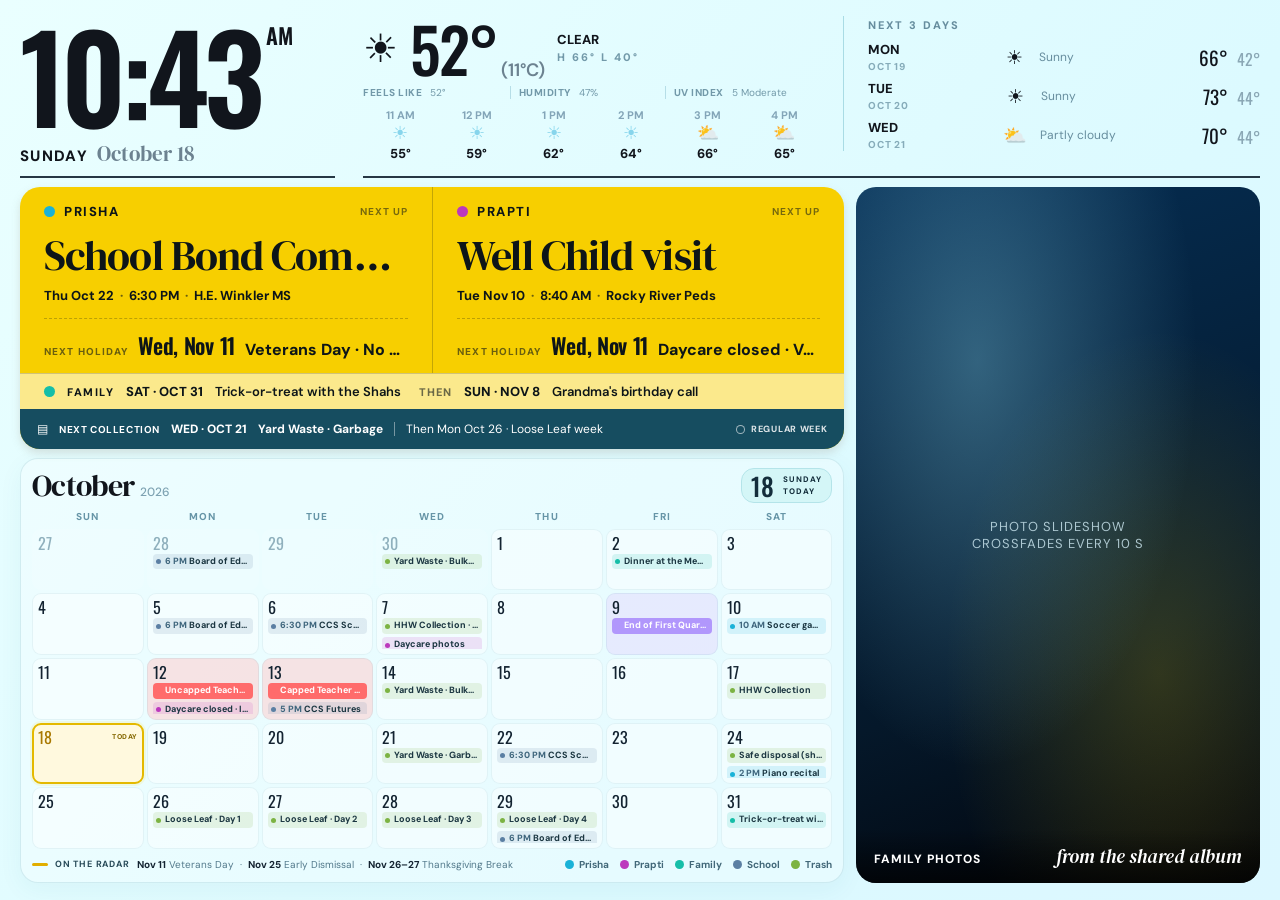
<file: docs/mockups/family_dashboard_v2_mockup.html>
<!DOCTYPE html>
<html lang="en">
<head>
<meta charset="utf-8">
<meta name="viewport" content="width=device-width, initial-scale=1">
<title>Family Wall v2 Mockup</title>
<link rel="preconnect" href="https://fonts.googleapis.com">
<link rel="preconnect" href="https://fonts.gstatic.com" crossorigin>
<link href="https://fonts.googleapis.com/css2?family=DM+Sans:wght@400;500;600;700;800&family=DM+Serif+Display&family=Oswald:wght@400;500;600;700&display=swap" rel="stylesheet">
<style>
/* Layout: fixed 1920x1080 wall composition — header band, then left column (hero + month grid) and right photo column.
   Single deliberate light look (the household's chosen mockup); production vendors the fonts locally. */
:root{
  --bg:#e6fcff; --bg-grad:linear-gradient(130deg,#eaffff,#dcfaff 65%,#dcf7ff);
  --ink:#11151c; --muted:#6c8290; --label:#7299a9; --rule:#263744; --hair:#a9dce5;
  --gold:#f7cf00; --gold-ink:#0d1518;
  --prisha:#19b2d8; --prapti:#bc39bd; --family:#15bea8; --school:#5b7fa3; --trash:#7cb342;
  --holiday:#ff6b6b; --dismissal:#ffab00; --quarter:#b197fc;
  --strip-regular:#164d60; --strip-recycle:#1f9d55; --strip-bulky:#e07a1f;
  --card:rgba(255,255,255,.30); --card-edge:rgba(103,168,185,.21);
  --cell:rgba(255,255,255,.43); --cell-edge:rgba(92,163,180,.12); --cell-out:rgba(255,255,255,.10);
  --today-bg:#fff9de; --today-edge:#e4b900; --today-ink:#a97900;
  --f-display:'DM Serif Display',Georgia,serif;
  --f-num:'Oswald','Arial Narrow',sans-serif;
  --f-body:'DM Sans',Arial,sans-serif;
  color-scheme:light;
}
*{box-sizing:border-box}
html,body{height:100%;margin:0;overflow:hidden}
body{background:var(--bg);color:var(--ink);font-family:var(--f-body);font-variant-numeric:tabular-nums}

.dashboard{
  width:100%;max-width:1920px;height:100%;margin:0 auto;
  padding-block:16px 17px;
  padding-left:max(20px,env(safe-area-inset-left,0px));
  padding-right:max(20px,env(safe-area-inset-right,0px));
  background:var(--bg-grad);
  display:grid;grid-template-rows:162px minmax(0,1fr);gap:9px;overflow:hidden;
}

/* ---------- header ---------- */
.header{display:grid;grid-template-columns:minmax(260px,.78fr) minmax(0,2.22fr);gap:28px;min-height:0}
.header>section{display:flex;flex-direction:column;min-width:0}
.rule{height:2px;background:var(--rule);margin-top:auto;flex-shrink:0}
.clock .time{font-family:var(--f-num);font-size:120px;font-weight:600;letter-spacing:-5px;line-height:.98;white-space:nowrap}
.clock .ampm{font-size:22px;letter-spacing:0;vertical-align:top;display:inline-block;padding-top:9px;margin-left:6px}
.date{font-weight:800;text-transform:uppercase;letter-spacing:1.3px;font-size:15px;margin-top:5px}
.date span{font-family:var(--f-display);text-transform:none;font-weight:400;letter-spacing:0;font-size:21px;color:var(--muted);margin-left:5px}

.weather-layout{display:grid;grid-template-columns:minmax(0,1.1fr) minmax(0,1fr);gap:22px;align-items:start;flex:1;min-height:0}
.weather-left{min-width:0}
.weather-current{display:flex;align-items:center;gap:12px;min-height:64px}
.wx-glyph{font-size:39px;line-height:1}
.degrees{font-family:var(--f-num);font-size:62px;font-weight:500;letter-spacing:-2px;line-height:1}
.degrees small{font-family:var(--f-body);font-size:18px;font-weight:600;letter-spacing:0;color:var(--muted);margin-left:4px}
.conditions{font-weight:800;font-size:13px;line-height:1.2}
.conditions small{display:block;color:var(--label);font-size:11px;margin-top:4px;letter-spacing:2px}
.weather-metrics{display:grid;grid-template-columns:repeat(3,minmax(0,1fr));gap:8px;margin:6px 0 9px}
.weather-metric{display:flex;align-items:baseline;gap:8px;white-space:nowrap;border-right:1px solid #b6dee7;padding-right:8px}
.weather-metric:last-child{border:0}
.weather-metric>span:first-child{font-size:10px;font-weight:800;letter-spacing:.5px;color:var(--label)}
.weather-metric .metric-value{font-size:10px;color:var(--label)}
.hourly{display:grid;grid-template-columns:repeat(6,minmax(0,1fr));gap:3px}
.hour{display:flex;flex-direction:column;align-items:center;gap:1px}
.hour .label{font-size:11px;color:#83a5b8;font-weight:700}
.hour .symbol{font-size:18px;line-height:1.15;color:#87d5ec}
.hour .temp{font-size:13px;font-weight:800}
.weather-right{border-left:1px solid var(--hair);padding:2px 0 0 24px;min-width:0}
.days-title{color:#668d9e;font-size:11px;font-weight:800;letter-spacing:2px;margin-bottom:9px}
.daily{display:grid;gap:7px}
.day-row{display:grid;grid-template-columns:minmax(83px,1fr) 32px minmax(90px,1.25fr) auto;gap:9px;align-items:center}
.day-name{font-size:13px;font-weight:800;white-space:nowrap}
.day-name small{display:block;color:#86acba;font-size:10px;letter-spacing:.7px;margin-top:2px}
.day-symbol{font-size:19px;text-align:center}
.day-cond{font-size:12px;color:#668d9e;white-space:nowrap}
.day-temps{font-family:var(--f-num);font-size:19px;white-space:nowrap}
.day-temps small{font-size:16px;color:#8aa7b5;margin-left:5px}

/* ---------- lower ---------- */
.lower{display:grid;grid-template-columns:minmax(0,1.43fr) minmax(0,.7fr);gap:12px;min-height:0}
.left-column{display:grid;grid-template-rows:262px minmax(0,1fr);gap:9px;min-width:0;min-height:0}

/* hero */
.hero{
  background:var(--gold);color:var(--gold-ink);border-radius:20px;overflow:hidden;
  box-shadow:0 4px 8px #a6a2944d;
  display:grid;grid-template-rows:minmax(0,1fr) auto auto;min-height:0;
}
.kids{display:grid;grid-template-columns:1fr 1fr;min-height:0}
.person{min-width:0;padding:16px 24px 12px;display:flex;flex-direction:column;overflow:hidden}
.person+.person{border-left:1px solid rgba(13,21,24,.22)}
.person-heading{display:flex;align-items:center;gap:9px;font-size:13px;font-weight:800;letter-spacing:1.5px}
.person-dot{width:11px;height:11px;border-radius:50%;background:var(--pc)}
.next-label{font-size:10px;font-weight:700;letter-spacing:1.1px;opacity:.55;margin-left:auto}
.person-title{margin-top:12px;font-family:var(--f-display);font-size:42px;line-height:1.12;letter-spacing:-.9px;white-space:nowrap;overflow:hidden;text-overflow:ellipsis}
.person-details{margin-top:8px;font-size:13px;font-weight:700;white-space:nowrap;overflow:hidden;text-overflow:ellipsis}
.sep{opacity:.6;padding:0 3px}
.holiday-line{margin-top:auto;padding-top:10px;display:flex;align-items:baseline;gap:10px;white-space:nowrap;overflow:hidden;border-top:1px dashed rgba(13,21,24,.25)}
.holiday-line .k{font-size:10px;font-weight:800;letter-spacing:1.1px;opacity:.6}
.holiday-line .when{font-family:var(--f-num);font-size:22px;font-weight:600;letter-spacing:-.3px}
.holiday-line .what{font-size:16px;font-weight:750;overflow:hidden;text-overflow:ellipsis}

.family-line{
  display:flex;align-items:center;gap:12px;padding:0 24px;height:36px;
  background:rgba(255,255,255,.55);border-top:1px solid rgba(13,21,24,.18);
  white-space:nowrap;overflow:hidden;font-size:13px;
}
.family-line .fam-dot{width:11px;height:11px;border-radius:50%;background:var(--family);flex:none}
.family-line .k{font-size:11px;font-weight:800;letter-spacing:1.5px}
.family-line .when{font-weight:800}
.family-line .what{font-weight:600;overflow:hidden;text-overflow:ellipsis}
.family-line .then{opacity:.6;font-size:11px;font-weight:800;letter-spacing:1px;margin-left:6px}

.waste-strip{
  display:flex;align-items:center;gap:11px;padding:0 17px;height:40px;
  background:var(--strip);color:#fff;white-space:nowrap;overflow:hidden;font-size:12px;
}
.waste-strip[data-week="regular"]{--strip:var(--strip-regular)}
.waste-strip[data-week="recycle"]{--strip:var(--strip-recycle)}
.waste-strip[data-week="bulky"]{--strip:var(--strip-bulky)}
.waste-strip strong{font-size:10px;letter-spacing:.6px}
.waste-day{font-weight:800}
.waste-type{font-weight:700}
.waste-divider{height:14px;border-left:1px solid rgba(255,255,255,.42)}
.waste-extra{overflow:hidden;text-overflow:ellipsis}
.waste-state{margin-left:auto;font-size:9px;font-weight:800;letter-spacing:.7px;opacity:.85;display:flex;gap:6px;align-items:center}
.waste-state i{width:9px;height:9px;border-radius:50%;display:inline-block;border:1px solid rgba(255,255,255,.7)}

/* month grid */
.calendar{
  background:var(--card);border:1px solid var(--card-edge);border-radius:18px;
  padding:8px 11px 7px;box-shadow:0 7px 25px rgba(39,117,130,.055);
  display:flex;flex-direction:column;min-height:0;overflow:hidden;
}
.month-heading{display:flex;justify-content:space-between;align-items:center;gap:10px;margin-bottom:4px;flex:0 0 auto}
.month-heading h2{font-family:var(--f-display);font-size:30px;font-weight:400;letter-spacing:-.7px;line-height:1.15;margin:2px 0 0}
.month-heading h2 span{font-family:var(--f-body);font-size:12px;color:#7da2b2;font-weight:500;letter-spacing:0}
.month-summary{display:flex;align-items:center;gap:9px;background:#d4f6f7;border:1px solid #b4e4e9;border-radius:13px;padding:4px 9px;color:#132d3b}
.month-summary strong{font-family:var(--f-num);font-size:25px;font-weight:500;line-height:1}
.month-summary span{font-size:8px;font-weight:800;letter-spacing:1px;line-height:1.55}
.month-grid{flex:1 1 0;min-height:0;display:grid;grid-template-columns:repeat(7,minmax(0,1fr));grid-template-rows:18px repeat(var(--weeks,5),minmax(0,1fr));gap:3px}
.weekday{text-align:center;padding:2px 0 4px;font-size:10px;font-weight:800;letter-spacing:1.1px;color:#6695a7}
.cell{min-width:0;min-height:0;height:100%;background:var(--cell);border:1px solid var(--cell-edge);border-radius:9px;padding:5px;overflow:hidden;display:flex;flex-direction:column}
.cell.outside{background:var(--cell-out);border-color:transparent}
.cell.outside .num{color:#8fb0bd}
.cell.today{background:var(--today-bg);border:2px solid var(--today-edge);box-shadow:0 0 0 2px rgba(255,210,0,.11);padding:4px}
.cell.tint{background:color-mix(in srgb,var(--tint) 18%,var(--cell))}
.day-top{display:flex;align-items:center;justify-content:space-between;margin-bottom:3px}
.num{font-family:var(--f-num);font-size:16px;line-height:1;color:#132331}
.today .num{color:var(--today-ink)}
.today-tag{font-size:7px;font-weight:800;color:#856800;letter-spacing:.5px}
.more{font-size:9px;font-weight:800;color:#52798b}
.events{display:flex;flex-direction:column;gap:3px;min-height:0;overflow:hidden}
.chip{display:flex;align-items:center;gap:4px;min-width:0;border-radius:4px;padding:3px 3px;font-size:9px;font-weight:700;line-height:1.1;color:#1a3540;background:color-mix(in srgb,var(--c) 14%,#fff0)}
.chip i{width:5px;height:5px;flex:none;border-radius:50%;background:var(--c)}
.chip span{white-space:nowrap;overflow:hidden;text-overflow:ellipsis}
.chip b{font-weight:800;color:#3f667d;margin-right:2px}
.chip.cat{color:#fff;background:var(--c)}
.chip.cat b{color:#fff}
.c-prisha{--c:var(--prisha)} .c-prapti{--c:var(--prapti)} .c-family{--c:var(--family)}
.c-school{--c:var(--school)} .c-trash{--c:var(--trash)}
.c-holiday{--c:var(--holiday)} .c-dismissal{--c:var(--dismissal)} .c-quarter{--c:var(--quarter)}
.month-footer{flex:0 0 auto;display:flex;align-items:center;gap:7px;margin-top:5px;min-height:21px;font-size:10px;color:#52798b;line-height:1.3;white-space:nowrap;overflow:hidden}
.footer-accent{width:16px;height:3px;background:#e1ae00;border-radius:6px;flex:none}
.month-footer strong{font-size:9px;letter-spacing:.8px;color:#284b59}
.radar{overflow:hidden;text-overflow:ellipsis}
.radar b{color:#132331}
.legend{margin-left:auto;display:flex;gap:11px;font-size:10px;font-weight:700;color:#426879}
.legend span{display:flex;align-items:center;gap:5px}
.legend i{width:9px;height:9px;border-radius:50%;background:var(--c)}

/* photo column */
.right-column{display:grid;min-height:0;min-width:0}
.photo{
  border-radius:20px;overflow:hidden;position:relative;min-height:0;height:100%;
  background:linear-gradient(160deg,#052e54,#05182a 65%,#010309);
}
.photo .frame{position:absolute;inset:0;background:
  radial-gradient(ellipse at 30% 25%,rgba(135,213,236,.35),transparent 55%),
  radial-gradient(ellipse at 75% 70%,rgba(247,207,0,.18),transparent 50%)}
.photo .caption{position:absolute;inset:auto 0 0 0;padding:14px 18px;background:linear-gradient(0deg,#000a,transparent);color:#fff;display:flex;justify-content:space-between;align-items:baseline}
.photo .caption b{font-weight:800;letter-spacing:1px;font-size:12px}
.photo .caption i{font-family:var(--f-display);font-style:italic;font-size:19px}
.photo .center{position:absolute;inset:0;display:grid;place-items:center;color:#cfeaf3;text-align:center;font-size:13px;letter-spacing:1px;text-transform:uppercase;opacity:.8}

/* phone fallback so the mockup can be opened anywhere; the wall is 1920x1080 */
@media(max-width:1100px){
  html,body{overflow:auto}
  .dashboard{height:auto;grid-template-rows:auto auto}
  .header{grid-template-columns:1fr;height:auto}
  .clock .time{font-size:72px}
  .weather-layout{grid-template-columns:1fr}
  .weather-right{border-left:0;border-top:1px solid var(--hair);padding:12px 0 0}
  .lower{grid-template-columns:1fr}
  .left-column{grid-template-rows:auto auto}
  .hero{min-height:280px}
  .kids{grid-template-columns:1fr}
  .person+.person{border-left:0;border-top:1px solid rgba(13,21,24,.22)}
  .person-title{font-size:28px}
  .month-grid{grid-auto-rows:84px}
  .photo{min-height:260px}
  .legend{display:none}
}
</style>
</head>
<body>
<main class="dashboard">
  <header class="header">
    <section class="clock">
      <div class="time">10:43<span class="ampm">AM</span></div>
      <div class="date">SUNDAY <span>October 18</span></div>
      <div class="rule"></div>
    </section>
    <section class="weather">
      <div class="weather-layout">
        <div class="weather-left">
          <div class="weather-current">
            <div class="wx-glyph">☀</div>
            <div class="degrees">52°<small>(11°C)</small></div>
            <div class="conditions">CLEAR<small>H 66°   L 40°</small></div>
          </div>
          <div class="weather-metrics">
            <div class="weather-metric"><span>FEELS LIKE</span><span class="metric-value">52°</span></div>
            <div class="weather-metric"><span>HUMIDITY</span><span class="metric-value">47%</span></div>
            <div class="weather-metric"><span>UV INDEX</span><span class="metric-value">5 Moderate</span></div>
          </div>
          <div class="hourly">
            <div class="hour"><span class="label">11 AM</span><span class="symbol">☀</span><span class="temp">55°</span></div>
            <div class="hour"><span class="label">12 PM</span><span class="symbol">☀</span><span class="temp">59°</span></div>
            <div class="hour"><span class="label">1 PM</span><span class="symbol">☀</span><span class="temp">62°</span></div>
            <div class="hour"><span class="label">2 PM</span><span class="symbol">☀</span><span class="temp">64°</span></div>
            <div class="hour"><span class="label">3 PM</span><span class="symbol">⛅</span><span class="temp">66°</span></div>
            <div class="hour"><span class="label">4 PM</span><span class="symbol">⛅</span><span class="temp">65°</span></div>
          </div>
        </div>
        <div class="weather-right">
          <div class="days-title">NEXT 3 DAYS</div>
          <div class="daily">
            <div class="day-row"><span class="day-name">MON <small>OCT 19</small></span><span class="day-symbol">☀</span><span class="day-cond">Sunny</span><span class="day-temps">66° <small>42°</small></span></div>
            <div class="day-row"><span class="day-name">TUE <small>OCT 20</small></span><span class="day-symbol">☀</span><span class="day-cond">Sunny</span><span class="day-temps">73° <small>44°</small></span></div>
            <div class="day-row"><span class="day-name">WED <small>OCT 21</small></span><span class="day-symbol">⛅</span><span class="day-cond">Partly cloudy</span><span class="day-temps">70° <small>44°</small></span></div>
          </div>
        </div>
      </div>
      <div class="rule"></div>
    </section>
  </header>

  <section class="lower">
    <div class="left-column">
      <article class="hero" aria-label="Next up">
        <div class="kids">
          <section class="person" style="--pc:var(--prisha)" aria-label="Prisha">
            <div class="person-heading"><span class="person-dot"></span> PRISHA <span class="next-label">NEXT UP</span></div>
            <div class="person-title">School Bond Community Forum</div>
            <div class="person-details">Thu Oct 22 <span class="sep">·</span> 6:30 PM <span class="sep">·</span> H.E. Winkler MS</div>
            <div class="holiday-line"><span class="k">NEXT HOLIDAY</span><span class="when">Wed, Nov 11</span><span class="what">Veterans Day · No school</span></div>
          </section>
          <section class="person" style="--pc:var(--prapti)" aria-label="Prapti">
            <div class="person-heading"><span class="person-dot"></span> PRAPTI <span class="next-label">NEXT UP</span></div>
            <div class="person-title">Well Child visit</div>
            <div class="person-details">Tue Nov 10 <span class="sep">·</span> 8:40 AM <span class="sep">·</span> Rocky River Peds</div>
            <div class="holiday-line"><span class="k">NEXT HOLIDAY</span><span class="when">Wed, Nov 11</span><span class="what">Daycare closed · Veterans Day</span></div>
          </section>
        </div>
        <div class="family-line" aria-label="Family">
          <span class="fam-dot"></span><span class="k">FAMILY</span>
          <span class="when">SAT · OCT 31</span><span class="what">Trick-or-treat with the Shahs</span>
          <span class="then">THEN</span><span class="when">SUN · NOV 8</span><span class="what">Grandma's birthday call</span>
        </div>
        <div class="waste-strip" data-week="regular" aria-label="Waste collection">
          <span aria-hidden="true">▤</span>
          <strong>NEXT COLLECTION</strong>
          <span class="waste-day">WED · OCT 21</span>
          <span class="waste-type">Yard Waste · Garbage</span>
          <span class="waste-divider"></span>
          <span class="waste-extra">Then Mon Oct 26 · Loose Leaf week</span>
          <span class="waste-state"><i style="background:var(--strip-regular)"></i> REGULAR WEEK</span>
        </div>
      </article>

      <section class="calendar" aria-label="October 2026">
        <div class="month-heading">
          <h2>October <span>2026</span></h2>
          <div class="month-summary"><strong>18</strong><span>SUNDAY<br>TODAY</span></div>
        </div>
        <div class="month-grid" style="--weeks:5">
          <div class="weekday">SUN</div><div class="weekday">MON</div><div class="weekday">TUE</div><div class="weekday">WED</div><div class="weekday">THU</div><div class="weekday">FRI</div><div class="weekday">SAT</div>

          <div class="cell outside"><div class="day-top"><span class="num">27</span></div><div class="events"></div></div>
          <div class="cell outside"><div class="day-top"><span class="num">28</span></div><div class="events"><div class="chip c-school"><i></i><span><b>6 PM</b>Board of Education</span></div></div></div>
          <div class="cell outside"><div class="day-top"><span class="num">29</span></div><div class="events"></div></div>
          <div class="cell outside"><div class="day-top"><span class="num">30</span></div><div class="events"><div class="chip c-trash"><i></i><span>Yard Waste · Bulky Waste · Garbage</span></div></div></div>
          <div class="cell"><div class="day-top"><span class="num">1</span></div><div class="events"></div></div>
          <div class="cell"><div class="day-top"><span class="num">2</span></div><div class="events"><div class="chip c-family"><i></i><span>Dinner at the Mehtas</span></div></div></div>
          <div class="cell"><div class="day-top"><span class="num">3</span></div><div class="events"></div></div>

          <div class="cell"><div class="day-top"><span class="num">4</span></div><div class="events"></div></div>
          <div class="cell"><div class="day-top"><span class="num">5</span></div><div class="events"><div class="chip c-school"><i></i><span><b>6 PM</b>Board of Education</span></div></div></div>
          <div class="cell"><div class="day-top"><span class="num">6</span></div><div class="events"><div class="chip c-school"><i></i><span><b>6:30 PM</b>CCS School Bond Forum</span></div></div></div>
          <div class="cell"><div class="day-top"><span class="num">7</span></div><div class="events"><div class="chip c-trash"><i></i><span>HHW Collection · Garbage</span></div><div class="chip c-prapti"><i></i><span>Daycare photos</span></div></div></div>
          <div class="cell"><div class="day-top"><span class="num">8</span></div><div class="events"></div></div>
          <div class="cell tint" style="--tint:var(--quarter)"><div class="day-top"><span class="num">9</span></div><div class="events"><div class="chip cat c-quarter"><i></i><span>End of First Quarter</span></div></div></div>
          <div class="cell"><div class="day-top"><span class="num">10</span></div><div class="events"><div class="chip c-prisha"><i></i><span><b>10 AM</b>Soccer game</span></div></div></div>

          <div class="cell"><div class="day-top"><span class="num">11</span></div><div class="events"></div></div>
          <div class="cell tint" style="--tint:var(--holiday)"><div class="day-top"><span class="num">12</span></div><div class="events"><div class="chip cat c-holiday"><i></i><span>Uncapped Teacher Workday</span></div><div class="chip c-prapti"><i></i><span>Daycare closed · Indigenous Peoples' Day</span></div></div></div>
          <div class="cell tint" style="--tint:var(--holiday)"><div class="day-top"><span class="num">13</span></div><div class="events"><div class="chip cat c-holiday"><i></i><span>Capped Teacher Workday</span></div><div class="chip c-school"><i></i><span><b>5 PM</b>CCS Futures</span></div></div></div>
          <div class="cell"><div class="day-top"><span class="num">14</span></div><div class="events"><div class="chip c-trash"><i></i><span>Yard Waste · Bulky Waste · Garbage</span></div></div></div>
          <div class="cell"><div class="day-top"><span class="num">15</span></div><div class="events"></div></div>
          <div class="cell"><div class="day-top"><span class="num">16</span></div><div class="events"></div></div>
          <div class="cell"><div class="day-top"><span class="num">17</span></div><div class="events"><div class="chip c-trash"><i></i><span>HHW Collection</span></div></div></div>

          <div class="cell today"><div class="day-top"><span class="num">18</span><span class="today-tag">TODAY</span></div><div class="events"></div></div>
          <div class="cell"><div class="day-top"><span class="num">19</span></div><div class="events"></div></div>
          <div class="cell"><div class="day-top"><span class="num">20</span></div><div class="events"></div></div>
          <div class="cell"><div class="day-top"><span class="num">21</span></div><div class="events"><div class="chip c-trash"><i></i><span>Yard Waste · Garbage</span></div></div></div>
          <div class="cell"><div class="day-top"><span class="num">22</span></div><div class="events"><div class="chip c-school"><i></i><span><b>6:30 PM</b>CCS School Bond Forum</span></div></div></div>
          <div class="cell"><div class="day-top"><span class="num">23</span></div><div class="events"></div></div>
          <div class="cell"><div class="day-top"><span class="num">24</span></div><div class="events"><div class="chip c-trash"><i></i><span>Safe disposal (shred) event</span></div><div class="chip c-prisha"><i></i><span><b>2 PM</b>Piano recital</span></div></div></div>

          <div class="cell"><div class="day-top"><span class="num">25</span></div><div class="events"></div></div>
          <div class="cell"><div class="day-top"><span class="num">26</span></div><div class="events"><div class="chip c-trash"><i></i><span>Loose Leaf · Day 1</span></div></div></div>
          <div class="cell"><div class="day-top"><span class="num">27</span></div><div class="events"><div class="chip c-trash"><i></i><span>Loose Leaf · Day 2</span></div></div></div>
          <div class="cell"><div class="day-top"><span class="num">28</span></div><div class="events"><div class="chip c-trash"><i></i><span>Loose Leaf · Day 3</span></div></div></div>
          <div class="cell"><div class="day-top"><span class="num">29</span></div><div class="events"><div class="chip c-trash"><i></i><span>Loose Leaf · Day 4</span></div><div class="chip c-school"><i></i><span><b>6 PM</b>Board of Education</span></div></div></div>
          <div class="cell"><div class="day-top"><span class="num">30</span></div><div class="events"></div></div>
          <div class="cell"><div class="day-top"><span class="num">31</span></div><div class="events"><div class="chip c-family"><i></i><span>Trick-or-treat with the Shahs</span></div></div></div>
        </div>
        <div class="month-footer">
          <span class="footer-accent"></span>
          <strong>ON THE RADAR</strong>
          <span class="radar"><b>Nov 11</b> Veterans Day &nbsp;·&nbsp; <b>Nov 25</b> Early Dismissal &nbsp;·&nbsp; <b>Nov 26–27</b> Thanksgiving Break</span>
          <div class="legend">
            <span class="c-prisha"><i></i>Prisha</span>
            <span class="c-prapti"><i></i>Prapti</span>
            <span class="c-family"><i></i>Family</span>
            <span class="c-school"><i></i>School</span>
            <span class="c-trash"><i></i>Trash</span>
          </div>
        </div>
      </section>
    </div>

    <div class="right-column">
      <article class="photo" aria-label="Photo slideshow">
        <div class="frame"></div>
        <div class="center">Photo slideshow<br>crossfades every 10 s</div>
        <div class="caption"><b>FAMILY PHOTOS</b><i>from the shared album</i></div>
      </article>
    </div>
  </section>
</main>
</body>
</html>
</file>
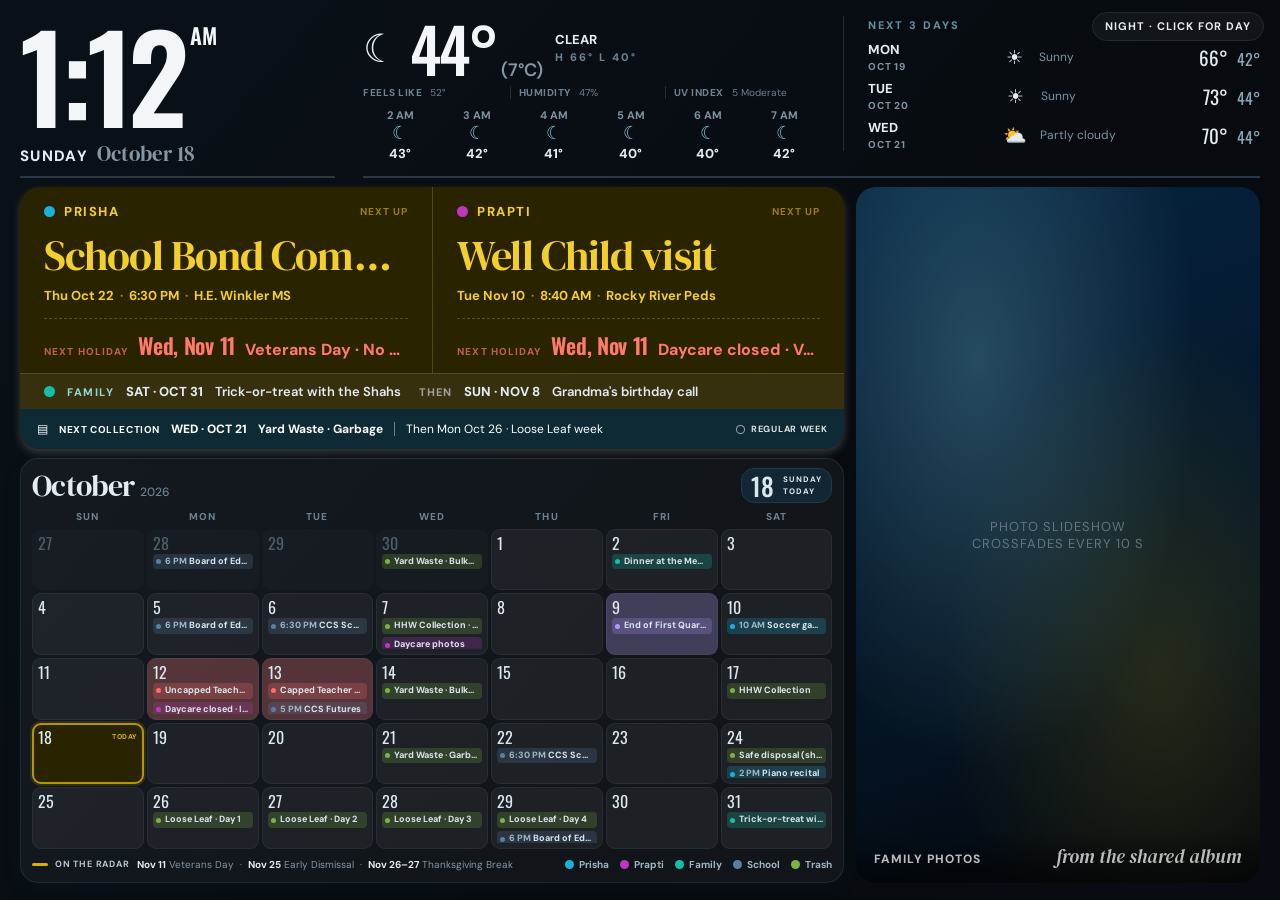
<file: docs/mockups/family_dashboard_v2_night_mockup.html>
<!DOCTYPE html>
<html lang="en">
<head>
<meta charset="utf-8">
<meta name="viewport" content="width=device-width, initial-scale=1">
<title>Family Wall Night Mode</title>
<link rel="preconnect" href="https://fonts.googleapis.com">
<link rel="preconnect" href="https://fonts.gstatic.com" crossorigin>
<link href="https://fonts.googleapis.com/css2?family=DM+Sans:wght@400;500;600;700;800&family=DM+Serif+Display&family=Oswald:wght@400;500;600;700&display=swap" rel="stylesheet">
<style>
/* Layout: fixed 1920x1080 wall composition — header band, then left column (hero + month grid) and right photo column.
   Single deliberate light look (the household's chosen mockup); production vendors the fonts locally. */
:root{
  --bg:#e6fcff; --bg-grad:linear-gradient(130deg,#eaffff,#dcfaff 65%,#dcf7ff);
  --ink:#11151c; --muted:#6c8290; --label:#7299a9; --rule:#263744; --hair:#a9dce5;
  --gold:#f7cf00; --gold-ink:#0d1518;
  --prisha:#19b2d8; --prapti:#bc39bd; --family:#15bea8; --school:#5b7fa3; --trash:#7cb342;
  --holiday:#ff6b6b; --dismissal:#ffab00; --quarter:#b197fc;
  --strip-regular:#164d60; --strip-recycle:#1f9d55; --strip-bulky:#e07a1f;
  --card:rgba(255,255,255,.30); --card-edge:rgba(103,168,185,.21);
  --cell:rgba(255,255,255,.43); --cell-edge:rgba(92,163,180,.12); --cell-out:rgba(255,255,255,.10);
  --today-bg:#fff9de; --today-edge:#e4b900; --today-ink:#a97900;
  --f-display:'DM Serif Display',Georgia,serif;
  --f-num:'Oswald','Arial Narrow',sans-serif;
  --f-body:'DM Sans',Arial,sans-serif;
  color-scheme:light;
}
*{box-sizing:border-box}
html,body{height:100%;margin:0;overflow:hidden}
body{background:var(--bg);color:var(--ink);font-family:var(--f-body);font-variant-numeric:tabular-nums}

.dashboard{
  width:100%;max-width:1920px;height:100%;margin:0 auto;
  padding-block:16px 17px;
  padding-left:max(20px,env(safe-area-inset-left,0px));
  padding-right:max(20px,env(safe-area-inset-right,0px));
  background:var(--bg-grad);
  display:grid;grid-template-rows:162px minmax(0,1fr);gap:9px;overflow:hidden;
}

/* ---------- header ---------- */
.header{display:grid;grid-template-columns:minmax(260px,.78fr) minmax(0,2.22fr);gap:28px;min-height:0}
.header>section{display:flex;flex-direction:column;min-width:0}
.rule{height:2px;background:var(--rule);margin-top:auto;flex-shrink:0}
.clock .time{font-family:var(--f-num);font-size:120px;font-weight:600;letter-spacing:-5px;line-height:.98;white-space:nowrap}
.clock .ampm{font-size:22px;letter-spacing:0;vertical-align:top;display:inline-block;padding-top:9px;margin-left:6px}
.date{font-weight:800;text-transform:uppercase;letter-spacing:1.3px;font-size:15px;margin-top:5px}
.date span{font-family:var(--f-display);text-transform:none;font-weight:400;letter-spacing:0;font-size:21px;color:var(--muted);margin-left:5px}

.weather-layout{display:grid;grid-template-columns:minmax(0,1.1fr) minmax(0,1fr);gap:22px;align-items:start;flex:1;min-height:0}
.weather-left{min-width:0}
.weather-current{display:flex;align-items:center;gap:12px;min-height:64px}
.wx-glyph{font-size:39px;line-height:1}
.degrees{font-family:var(--f-num);font-size:62px;font-weight:500;letter-spacing:-2px;line-height:1}
.degrees small{font-family:var(--f-body);font-size:18px;font-weight:600;letter-spacing:0;color:var(--muted);margin-left:4px}
.conditions{font-weight:800;font-size:13px;line-height:1.2}
.conditions small{display:block;color:var(--label);font-size:11px;margin-top:4px;letter-spacing:2px}
.weather-metrics{display:grid;grid-template-columns:repeat(3,minmax(0,1fr));gap:8px;margin:6px 0 9px}
.weather-metric{display:flex;align-items:baseline;gap:8px;white-space:nowrap;border-right:1px solid #b6dee7;padding-right:8px}
.weather-metric:last-child{border:0}
.weather-metric>span:first-child{font-size:10px;font-weight:800;letter-spacing:.5px;color:var(--label)}
.weather-metric .metric-value{font-size:10px;color:var(--label)}
.hourly{display:grid;grid-template-columns:repeat(6,minmax(0,1fr));gap:3px}
.hour{display:flex;flex-direction:column;align-items:center;gap:1px}
.hour .label{font-size:11px;color:#83a5b8;font-weight:700}
.hour .symbol{font-size:18px;line-height:1.15;color:#87d5ec}
.hour .temp{font-size:13px;font-weight:800}
.weather-right{border-left:1px solid var(--hair);padding:2px 0 0 24px;min-width:0}
.days-title{color:#668d9e;font-size:11px;font-weight:800;letter-spacing:2px;margin-bottom:9px}
.daily{display:grid;gap:7px}
.day-row{display:grid;grid-template-columns:minmax(83px,1fr) 32px minmax(90px,1.25fr) auto;gap:9px;align-items:center}
.day-name{font-size:13px;font-weight:800;white-space:nowrap}
.day-name small{display:block;color:#86acba;font-size:10px;letter-spacing:.7px;margin-top:2px}
.day-symbol{font-size:19px;text-align:center}
.day-cond{font-size:12px;color:#668d9e;white-space:nowrap}
.day-temps{font-family:var(--f-num);font-size:19px;white-space:nowrap}
.day-temps small{font-size:16px;color:#8aa7b5;margin-left:5px}

/* ---------- lower ---------- */
.lower{display:grid;grid-template-columns:minmax(0,1.43fr) minmax(0,.7fr);gap:12px;min-height:0}
.left-column{display:grid;grid-template-rows:262px minmax(0,1fr);gap:9px;min-width:0;min-height:0}

/* hero */
.hero{
  background:var(--gold);color:var(--gold-ink);border-radius:20px;overflow:hidden;
  box-shadow:0 4px 8px #a6a2944d;
  display:grid;grid-template-rows:minmax(0,1fr) auto auto;min-height:0;
}
.kids{display:grid;grid-template-columns:1fr 1fr;min-height:0}
.person{min-width:0;padding:16px 24px 12px;display:flex;flex-direction:column;overflow:hidden}
.person+.person{border-left:1px solid rgba(13,21,24,.22)}
.person-heading{display:flex;align-items:center;gap:9px;font-size:13px;font-weight:800;letter-spacing:1.5px}
.person-dot{width:11px;height:11px;border-radius:50%;background:var(--pc)}
.next-label{font-size:10px;font-weight:700;letter-spacing:1.1px;opacity:.55;margin-left:auto}
.person-title{margin-top:12px;font-family:var(--f-display);font-size:42px;line-height:1.12;letter-spacing:-.9px;white-space:nowrap;overflow:hidden;text-overflow:ellipsis}
.person-details{margin-top:8px;font-size:13px;font-weight:700;white-space:nowrap;overflow:hidden;text-overflow:ellipsis}
.sep{opacity:.6;padding:0 3px}
.holiday-line{margin-top:auto;padding-top:10px;display:flex;align-items:baseline;gap:10px;white-space:nowrap;overflow:hidden;border-top:1px dashed rgba(13,21,24,.25)}
.holiday-line .k{font-size:10px;font-weight:800;letter-spacing:1.1px;opacity:.6}
.holiday-line .when{font-family:var(--f-num);font-size:22px;font-weight:600;letter-spacing:-.3px}
.holiday-line .what{font-size:16px;font-weight:750;overflow:hidden;text-overflow:ellipsis}

.family-line{
  display:flex;align-items:center;gap:12px;padding:0 24px;height:36px;
  background:rgba(255,255,255,.55);border-top:1px solid rgba(13,21,24,.18);
  white-space:nowrap;overflow:hidden;font-size:13px;
}
.family-line .fam-dot{width:11px;height:11px;border-radius:50%;background:var(--family);flex:none}
.family-line .k{font-size:11px;font-weight:800;letter-spacing:1.5px}
.family-line .when{font-weight:800}
.family-line .what{font-weight:600;overflow:hidden;text-overflow:ellipsis}
.family-line .then{opacity:.6;font-size:11px;font-weight:800;letter-spacing:1px;margin-left:6px}

.waste-strip{
  display:flex;align-items:center;gap:11px;padding:0 17px;height:40px;
  background:var(--strip);color:#fff;white-space:nowrap;overflow:hidden;font-size:12px;
}
.waste-strip[data-week="regular"]{--strip:var(--strip-regular)}
.waste-strip[data-week="recycle"]{--strip:var(--strip-recycle)}
.waste-strip[data-week="bulky"]{--strip:var(--strip-bulky)}
.waste-strip strong{font-size:10px;letter-spacing:.6px}
.waste-day{font-weight:800}
.waste-type{font-weight:700}
.waste-divider{height:14px;border-left:1px solid rgba(255,255,255,.42)}
.waste-extra{overflow:hidden;text-overflow:ellipsis}
.waste-state{margin-left:auto;font-size:9px;font-weight:800;letter-spacing:.7px;opacity:.85;display:flex;gap:6px;align-items:center}
.waste-state i{width:9px;height:9px;border-radius:50%;display:inline-block;border:1px solid rgba(255,255,255,.7)}

/* month grid */
.calendar{
  background:var(--card);border:1px solid var(--card-edge);border-radius:18px;
  padding:8px 11px 7px;box-shadow:0 7px 25px rgba(39,117,130,.055);
  display:flex;flex-direction:column;min-height:0;overflow:hidden;
}
.month-heading{display:flex;justify-content:space-between;align-items:center;gap:10px;margin-bottom:4px;flex:0 0 auto}
.month-heading h2{font-family:var(--f-display);font-size:30px;font-weight:400;letter-spacing:-.7px;line-height:1.15;margin:2px 0 0}
.month-heading h2 span{font-family:var(--f-body);font-size:12px;color:#7da2b2;font-weight:500;letter-spacing:0}
.month-summary{display:flex;align-items:center;gap:9px;background:#d4f6f7;border:1px solid #b4e4e9;border-radius:13px;padding:4px 9px;color:#132d3b}
.month-summary strong{font-family:var(--f-num);font-size:25px;font-weight:500;line-height:1}
.month-summary span{font-size:8px;font-weight:800;letter-spacing:1px;line-height:1.55}
.month-grid{flex:1 1 0;min-height:0;display:grid;grid-template-columns:repeat(7,minmax(0,1fr));grid-template-rows:18px repeat(var(--weeks,5),minmax(0,1fr));gap:3px}
.weekday{text-align:center;padding:2px 0 4px;font-size:10px;font-weight:800;letter-spacing:1.1px;color:#6695a7}
.cell{min-width:0;min-height:0;height:100%;background:var(--cell);border:1px solid var(--cell-edge);border-radius:9px;padding:5px;overflow:hidden;display:flex;flex-direction:column}
.cell.outside{background:var(--cell-out);border-color:transparent}
.cell.outside .num{color:#8fb0bd}
.cell.today{background:var(--today-bg);border:2px solid var(--today-edge);box-shadow:0 0 0 2px rgba(255,210,0,.11);padding:4px}
.cell.tint{background:color-mix(in srgb,var(--tint) 18%,var(--cell))}
.day-top{display:flex;align-items:center;justify-content:space-between;margin-bottom:3px}
.num{font-family:var(--f-num);font-size:16px;line-height:1;color:#132331}
.today .num{color:var(--today-ink)}
.today-tag{font-size:7px;font-weight:800;color:#856800;letter-spacing:.5px}
.more{font-size:9px;font-weight:800;color:#52798b}
.events{display:flex;flex-direction:column;gap:3px;min-height:0;overflow:hidden}
.chip{display:flex;align-items:center;gap:4px;min-width:0;border-radius:4px;padding:3px 3px;font-size:9px;font-weight:700;line-height:1.1;color:#1a3540;background:color-mix(in srgb,var(--c) 14%,#fff0)}
.chip i{width:5px;height:5px;flex:none;border-radius:50%;background:var(--c)}
.chip span{white-space:nowrap;overflow:hidden;text-overflow:ellipsis}
.chip b{font-weight:800;color:#3f667d;margin-right:2px}
.chip.cat{color:#fff;background:var(--c)}
.chip.cat b{color:#fff}
.c-prisha{--c:var(--prisha)} .c-prapti{--c:var(--prapti)} .c-family{--c:var(--family)}
.c-school{--c:var(--school)} .c-trash{--c:var(--trash)}
.c-holiday{--c:var(--holiday)} .c-dismissal{--c:var(--dismissal)} .c-quarter{--c:var(--quarter)}
.month-footer{flex:0 0 auto;display:flex;align-items:center;gap:7px;margin-top:5px;min-height:21px;font-size:10px;color:#52798b;line-height:1.3;white-space:nowrap;overflow:hidden}
.footer-accent{width:16px;height:3px;background:#e1ae00;border-radius:6px;flex:none}
.month-footer strong{font-size:9px;letter-spacing:.8px;color:#284b59}
.radar{overflow:hidden;text-overflow:ellipsis}
.radar b{color:#132331}
.legend{margin-left:auto;display:flex;gap:11px;font-size:10px;font-weight:700;color:#426879}
.legend span{display:flex;align-items:center;gap:5px}
.legend i{width:9px;height:9px;border-radius:50%;background:var(--c)}

/* photo column */
.right-column{display:grid;min-height:0;min-width:0}
.photo{
  border-radius:20px;overflow:hidden;position:relative;min-height:0;height:100%;
  background:linear-gradient(160deg,#052e54,#05182a 65%,#010309);
}
.photo .frame{position:absolute;inset:0;background:
  radial-gradient(ellipse at 30% 25%,rgba(135,213,236,.35),transparent 55%),
  radial-gradient(ellipse at 75% 70%,rgba(247,207,0,.18),transparent 50%)}
.photo .caption{position:absolute;inset:auto 0 0 0;padding:14px 18px;background:linear-gradient(0deg,#000a,transparent);color:#fff;display:flex;justify-content:space-between;align-items:baseline}
.photo .caption b{font-weight:800;letter-spacing:1px;font-size:12px}
.photo .caption i{font-family:var(--f-display);font-style:italic;font-size:19px}
.photo .center{position:absolute;inset:0;display:grid;place-items:center;color:#cfeaf3;text-align:center;font-size:13px;letter-spacing:1px;text-transform:uppercase;opacity:.8}

/* phone fallback so the mockup can be opened anywhere; the wall is 1920x1080 */
@media(max-width:1100px){
  html,body{overflow:auto}
  .dashboard{height:auto;grid-template-rows:auto auto}
  .header{grid-template-columns:1fr;height:auto}
  .clock .time{font-size:72px}
  .weather-layout{grid-template-columns:1fr}
  .weather-right{border-left:0;border-top:1px solid var(--hair);padding:12px 0 0}
  .lower{grid-template-columns:1fr}
  .left-column{grid-template-rows:auto auto}
  .hero{min-height:280px}
  .kids{grid-template-columns:1fr}
  .person+.person{border-left:0;border-top:1px solid rgba(13,21,24,.22)}
  .person-title{font-size:28px}
  .month-grid{grid-auto-rows:84px}
  .photo{min-height:260px}
  .legend{display:none}
}
/* ---------- NIGHT MODE (midnight → sunrise) ----------
   Same layout, same type; only the tokens change. The dashboard sets
   html.night from the clock + the served sunrise time. */
html.night{
  --bg:#070b10; --bg-grad:linear-gradient(130deg,#0a1118,#070b10 65%,#080c12);
  --ink:#e4ebf1; --muted:#8696a3; --label:#6e8190; --rule:#2a3845; --hair:#1f2b36;
  --gold:#2a2300; --gold-ink:#f3cf2e;
  --card:rgba(255,255,255,.045); --card-edge:rgba(120,160,180,.14);
  --cell:rgba(255,255,255,.05); --cell-edge:rgba(120,160,180,.10); --cell-out:rgba(255,255,255,.015);
  --today-bg:#2a2300; --today-edge:#b89400; --today-ink:#f3cf2e;
  --strip-regular:#0d2a35; --strip-recycle:#0f4a2c; --strip-bulky:#6a3608;
  color-scheme:dark;
}
html.night .clock .time, html.night .degrees{color:#f2f6f9}
html.night .conditions, html.night .hour .temp, html.night .day-temps, html.night .day-name{color:#e4ebf1}
html.night .hour .label, html.night .day-name small, html.night .day-cond{color:#7f93a1}
html.night .hour .symbol{color:#8ec9e0}
html.night .weather-metric{border-color:#1f2b36}
html.night .person+.person{border-left-color:rgba(243,207,46,.22)}
html.night .holiday-line{border-top-color:rgba(243,207,46,.25)}
html.night .holiday-line .when, html.night .holiday-line .what{color:#ff7a6b}
html.night .holiday-line .k{color:#ff7a6b;opacity:.7}
html.night .family-line{background:rgba(255,255,255,.06);border-top-color:rgba(243,207,46,.18);color:#e4ebf1}
html.night .family-line .k{color:#8ed9cc}
html.night .month-heading h2{color:#e4ebf1} html.night .month-heading h2 span{color:#6e8190}
html.night .month-summary{background:#122733;border-color:#1f3a49;color:#dbe7ee}
html.night .weekday{color:#6e8190}
html.night .num{color:#dbe7ee} html.night .cell.outside .num{color:#4d5e6b}
html.night .today-tag{color:#d8b400}
html.night .chip{color:#dbe7ee;background:color-mix(in srgb,var(--c) 22%,#0000)}
html.night .chip b{color:#9fb6c4}
html.night .cell.tint{background:color-mix(in srgb,var(--tint) 24%,var(--cell))}
html.night .month-footer{color:#8696a3} html.night .month-footer strong{color:#b8c7d1} html.night .radar b{color:#e4ebf1}
html.night .legend{color:#9fb6c4}
html.night .photo{opacity:.72}
html.night .photo .center{color:#9fb6c4}

/* mockup-only toggle */
.mode-toggle{position:fixed;right:max(16px,env(safe-area-inset-right,0px));top:max(12px,env(safe-area-inset-top,0px));z-index:5;
  font:700 11px/1 var(--f-body);letter-spacing:1px;text-transform:uppercase;padding:8px 12px;border-radius:999px;
  border:1px solid var(--hair);background:var(--card);color:var(--ink);cursor:pointer}
.mode-toggle:focus-visible{outline:2px solid #f3cf2e;outline-offset:2px}
</style>
</head>
<body>
<button class="mode-toggle" id="mode-toggle" type="button" aria-pressed="true">Night · click for day</button>
<script>
(function(){
  var root=document.documentElement, btn=document.getElementById('mode-toggle');
  root.classList.add('night');
  btn.addEventListener('click',function(){
    var night=root.classList.toggle('night');
    btn.setAttribute('aria-pressed',String(night));
    btn.textContent=night?'Night · click for day':'Day · click for night';
  });
})();
</script>

<main class="dashboard">
  <header class="header">
    <section class="clock">
      <div class="time">1:12<span class="ampm">AM</span></div>
      <div class="date">SUNDAY <span>October 18</span></div>
      <div class="rule"></div>
    </section>
    <section class="weather">
      <div class="weather-layout">
        <div class="weather-left">
          <div class="weather-current">
            <div class="wx-glyph">☾</div>
            <div class="degrees">44°<small>(7°C)</small></div>
            <div class="conditions">CLEAR<small>H 66°   L 40°</small></div>
          </div>
          <div class="weather-metrics">
            <div class="weather-metric"><span>FEELS LIKE</span><span class="metric-value">52°</span></div>
            <div class="weather-metric"><span>HUMIDITY</span><span class="metric-value">47%</span></div>
            <div class="weather-metric"><span>UV INDEX</span><span class="metric-value">5 Moderate</span></div>
          </div>
          <div class="hourly">
            <div class="hour"><span class="label">2 AM</span><span class="symbol">☾</span><span class="temp">43°</span></div>
            <div class="hour"><span class="label">3 AM</span><span class="symbol">☾</span><span class="temp">42°</span></div>
            <div class="hour"><span class="label">4 AM</span><span class="symbol">☾</span><span class="temp">41°</span></div>
            <div class="hour"><span class="label">5 AM</span><span class="symbol">☾</span><span class="temp">40°</span></div>
            <div class="hour"><span class="label">6 AM</span><span class="symbol">☾</span><span class="temp">40°</span></div>
            <div class="hour"><span class="label">7 AM</span><span class="symbol">☾</span><span class="temp">42°</span></div>
          </div>
        </div>
        <div class="weather-right">
          <div class="days-title">NEXT 3 DAYS</div>
          <div class="daily">
            <div class="day-row"><span class="day-name">MON <small>OCT 19</small></span><span class="day-symbol">☀</span><span class="day-cond">Sunny</span><span class="day-temps">66° <small>42°</small></span></div>
            <div class="day-row"><span class="day-name">TUE <small>OCT 20</small></span><span class="day-symbol">☀</span><span class="day-cond">Sunny</span><span class="day-temps">73° <small>44°</small></span></div>
            <div class="day-row"><span class="day-name">WED <small>OCT 21</small></span><span class="day-symbol">⛅</span><span class="day-cond">Partly cloudy</span><span class="day-temps">70° <small>44°</small></span></div>
          </div>
        </div>
      </div>
      <div class="rule"></div>
    </section>
  </header>

  <section class="lower">
    <div class="left-column">
      <article class="hero" aria-label="Next up">
        <div class="kids">
          <section class="person" style="--pc:var(--prisha)" aria-label="Prisha">
            <div class="person-heading"><span class="person-dot"></span> PRISHA <span class="next-label">NEXT UP</span></div>
            <div class="person-title">School Bond Community Forum</div>
            <div class="person-details">Thu Oct 22 <span class="sep">·</span> 6:30 PM <span class="sep">·</span> H.E. Winkler MS</div>
            <div class="holiday-line"><span class="k">NEXT HOLIDAY</span><span class="when">Wed, Nov 11</span><span class="what">Veterans Day · No school</span></div>
          </section>
          <section class="person" style="--pc:var(--prapti)" aria-label="Prapti">
            <div class="person-heading"><span class="person-dot"></span> PRAPTI <span class="next-label">NEXT UP</span></div>
            <div class="person-title">Well Child visit</div>
            <div class="person-details">Tue Nov 10 <span class="sep">·</span> 8:40 AM <span class="sep">·</span> Rocky River Peds</div>
            <div class="holiday-line"><span class="k">NEXT HOLIDAY</span><span class="when">Wed, Nov 11</span><span class="what">Daycare closed · Veterans Day</span></div>
          </section>
        </div>
        <div class="family-line" aria-label="Family">
          <span class="fam-dot"></span><span class="k">FAMILY</span>
          <span class="when">SAT · OCT 31</span><span class="what">Trick-or-treat with the Shahs</span>
          <span class="then">THEN</span><span class="when">SUN · NOV 8</span><span class="what">Grandma's birthday call</span>
        </div>
        <div class="waste-strip" data-week="regular" aria-label="Waste collection">
          <span aria-hidden="true">▤</span>
          <strong>NEXT COLLECTION</strong>
          <span class="waste-day">WED · OCT 21</span>
          <span class="waste-type">Yard Waste · Garbage</span>
          <span class="waste-divider"></span>
          <span class="waste-extra">Then Mon Oct 26 · Loose Leaf week</span>
          <span class="waste-state"><i style="background:var(--strip-regular)"></i> REGULAR WEEK</span>
        </div>
      </article>

      <section class="calendar" aria-label="October 2026">
        <div class="month-heading">
          <h2>October <span>2026</span></h2>
          <div class="month-summary"><strong>18</strong><span>SUNDAY<br>TODAY</span></div>
        </div>
        <div class="month-grid" style="--weeks:5">
          <div class="weekday">SUN</div><div class="weekday">MON</div><div class="weekday">TUE</div><div class="weekday">WED</div><div class="weekday">THU</div><div class="weekday">FRI</div><div class="weekday">SAT</div>

          <div class="cell outside"><div class="day-top"><span class="num">27</span></div><div class="events"></div></div>
          <div class="cell outside"><div class="day-top"><span class="num">28</span></div><div class="events"><div class="chip c-school"><i></i><span><b>6 PM</b>Board of Education</span></div></div></div>
          <div class="cell outside"><div class="day-top"><span class="num">29</span></div><div class="events"></div></div>
          <div class="cell outside"><div class="day-top"><span class="num">30</span></div><div class="events"><div class="chip c-trash"><i></i><span>Yard Waste · Bulky Waste · Garbage</span></div></div></div>
          <div class="cell"><div class="day-top"><span class="num">1</span></div><div class="events"></div></div>
          <div class="cell"><div class="day-top"><span class="num">2</span></div><div class="events"><div class="chip c-family"><i></i><span>Dinner at the Mehtas</span></div></div></div>
          <div class="cell"><div class="day-top"><span class="num">3</span></div><div class="events"></div></div>

          <div class="cell"><div class="day-top"><span class="num">4</span></div><div class="events"></div></div>
          <div class="cell"><div class="day-top"><span class="num">5</span></div><div class="events"><div class="chip c-school"><i></i><span><b>6 PM</b>Board of Education</span></div></div></div>
          <div class="cell"><div class="day-top"><span class="num">6</span></div><div class="events"><div class="chip c-school"><i></i><span><b>6:30 PM</b>CCS School Bond Forum</span></div></div></div>
          <div class="cell"><div class="day-top"><span class="num">7</span></div><div class="events"><div class="chip c-trash"><i></i><span>HHW Collection · Garbage</span></div><div class="chip c-prapti"><i></i><span>Daycare photos</span></div></div></div>
          <div class="cell"><div class="day-top"><span class="num">8</span></div><div class="events"></div></div>
          <div class="cell tint" style="--tint:var(--quarter)"><div class="day-top"><span class="num">9</span></div><div class="events"><div class="chip cat c-quarter"><i></i><span>End of First Quarter</span></div></div></div>
          <div class="cell"><div class="day-top"><span class="num">10</span></div><div class="events"><div class="chip c-prisha"><i></i><span><b>10 AM</b>Soccer game</span></div></div></div>

          <div class="cell"><div class="day-top"><span class="num">11</span></div><div class="events"></div></div>
          <div class="cell tint" style="--tint:var(--holiday)"><div class="day-top"><span class="num">12</span></div><div class="events"><div class="chip cat c-holiday"><i></i><span>Uncapped Teacher Workday</span></div><div class="chip c-prapti"><i></i><span>Daycare closed · Indigenous Peoples' Day</span></div></div></div>
          <div class="cell tint" style="--tint:var(--holiday)"><div class="day-top"><span class="num">13</span></div><div class="events"><div class="chip cat c-holiday"><i></i><span>Capped Teacher Workday</span></div><div class="chip c-school"><i></i><span><b>5 PM</b>CCS Futures</span></div></div></div>
          <div class="cell"><div class="day-top"><span class="num">14</span></div><div class="events"><div class="chip c-trash"><i></i><span>Yard Waste · Bulky Waste · Garbage</span></div></div></div>
          <div class="cell"><div class="day-top"><span class="num">15</span></div><div class="events"></div></div>
          <div class="cell"><div class="day-top"><span class="num">16</span></div><div class="events"></div></div>
          <div class="cell"><div class="day-top"><span class="num">17</span></div><div class="events"><div class="chip c-trash"><i></i><span>HHW Collection</span></div></div></div>

          <div class="cell today"><div class="day-top"><span class="num">18</span><span class="today-tag">TODAY</span></div><div class="events"></div></div>
          <div class="cell"><div class="day-top"><span class="num">19</span></div><div class="events"></div></div>
          <div class="cell"><div class="day-top"><span class="num">20</span></div><div class="events"></div></div>
          <div class="cell"><div class="day-top"><span class="num">21</span></div><div class="events"><div class="chip c-trash"><i></i><span>Yard Waste · Garbage</span></div></div></div>
          <div class="cell"><div class="day-top"><span class="num">22</span></div><div class="events"><div class="chip c-school"><i></i><span><b>6:30 PM</b>CCS School Bond Forum</span></div></div></div>
          <div class="cell"><div class="day-top"><span class="num">23</span></div><div class="events"></div></div>
          <div class="cell"><div class="day-top"><span class="num">24</span></div><div class="events"><div class="chip c-trash"><i></i><span>Safe disposal (shred) event</span></div><div class="chip c-prisha"><i></i><span><b>2 PM</b>Piano recital</span></div></div></div>

          <div class="cell"><div class="day-top"><span class="num">25</span></div><div class="events"></div></div>
          <div class="cell"><div class="day-top"><span class="num">26</span></div><div class="events"><div class="chip c-trash"><i></i><span>Loose Leaf · Day 1</span></div></div></div>
          <div class="cell"><div class="day-top"><span class="num">27</span></div><div class="events"><div class="chip c-trash"><i></i><span>Loose Leaf · Day 2</span></div></div></div>
          <div class="cell"><div class="day-top"><span class="num">28</span></div><div class="events"><div class="chip c-trash"><i></i><span>Loose Leaf · Day 3</span></div></div></div>
          <div class="cell"><div class="day-top"><span class="num">29</span></div><div class="events"><div class="chip c-trash"><i></i><span>Loose Leaf · Day 4</span></div><div class="chip c-school"><i></i><span><b>6 PM</b>Board of Education</span></div></div></div>
          <div class="cell"><div class="day-top"><span class="num">30</span></div><div class="events"></div></div>
          <div class="cell"><div class="day-top"><span class="num">31</span></div><div class="events"><div class="chip c-family"><i></i><span>Trick-or-treat with the Shahs</span></div></div></div>
        </div>
        <div class="month-footer">
          <span class="footer-accent"></span>
          <strong>ON THE RADAR</strong>
          <span class="radar"><b>Nov 11</b> Veterans Day &nbsp;·&nbsp; <b>Nov 25</b> Early Dismissal &nbsp;·&nbsp; <b>Nov 26–27</b> Thanksgiving Break</span>
          <div class="legend">
            <span class="c-prisha"><i></i>Prisha</span>
            <span class="c-prapti"><i></i>Prapti</span>
            <span class="c-family"><i></i>Family</span>
            <span class="c-school"><i></i>School</span>
            <span class="c-trash"><i></i>Trash</span>
          </div>
        </div>
      </section>
    </div>

    <div class="right-column">
      <article class="photo" aria-label="Photo slideshow">
        <div class="frame"></div>
        <div class="center">Photo slideshow<br>crossfades every 10 s</div>
        <div class="caption"><b>FAMILY PHOTOS</b><i>from the shared album</i></div>
      </article>
    </div>
  </section>
</main>
</body>
</html>
</file>
